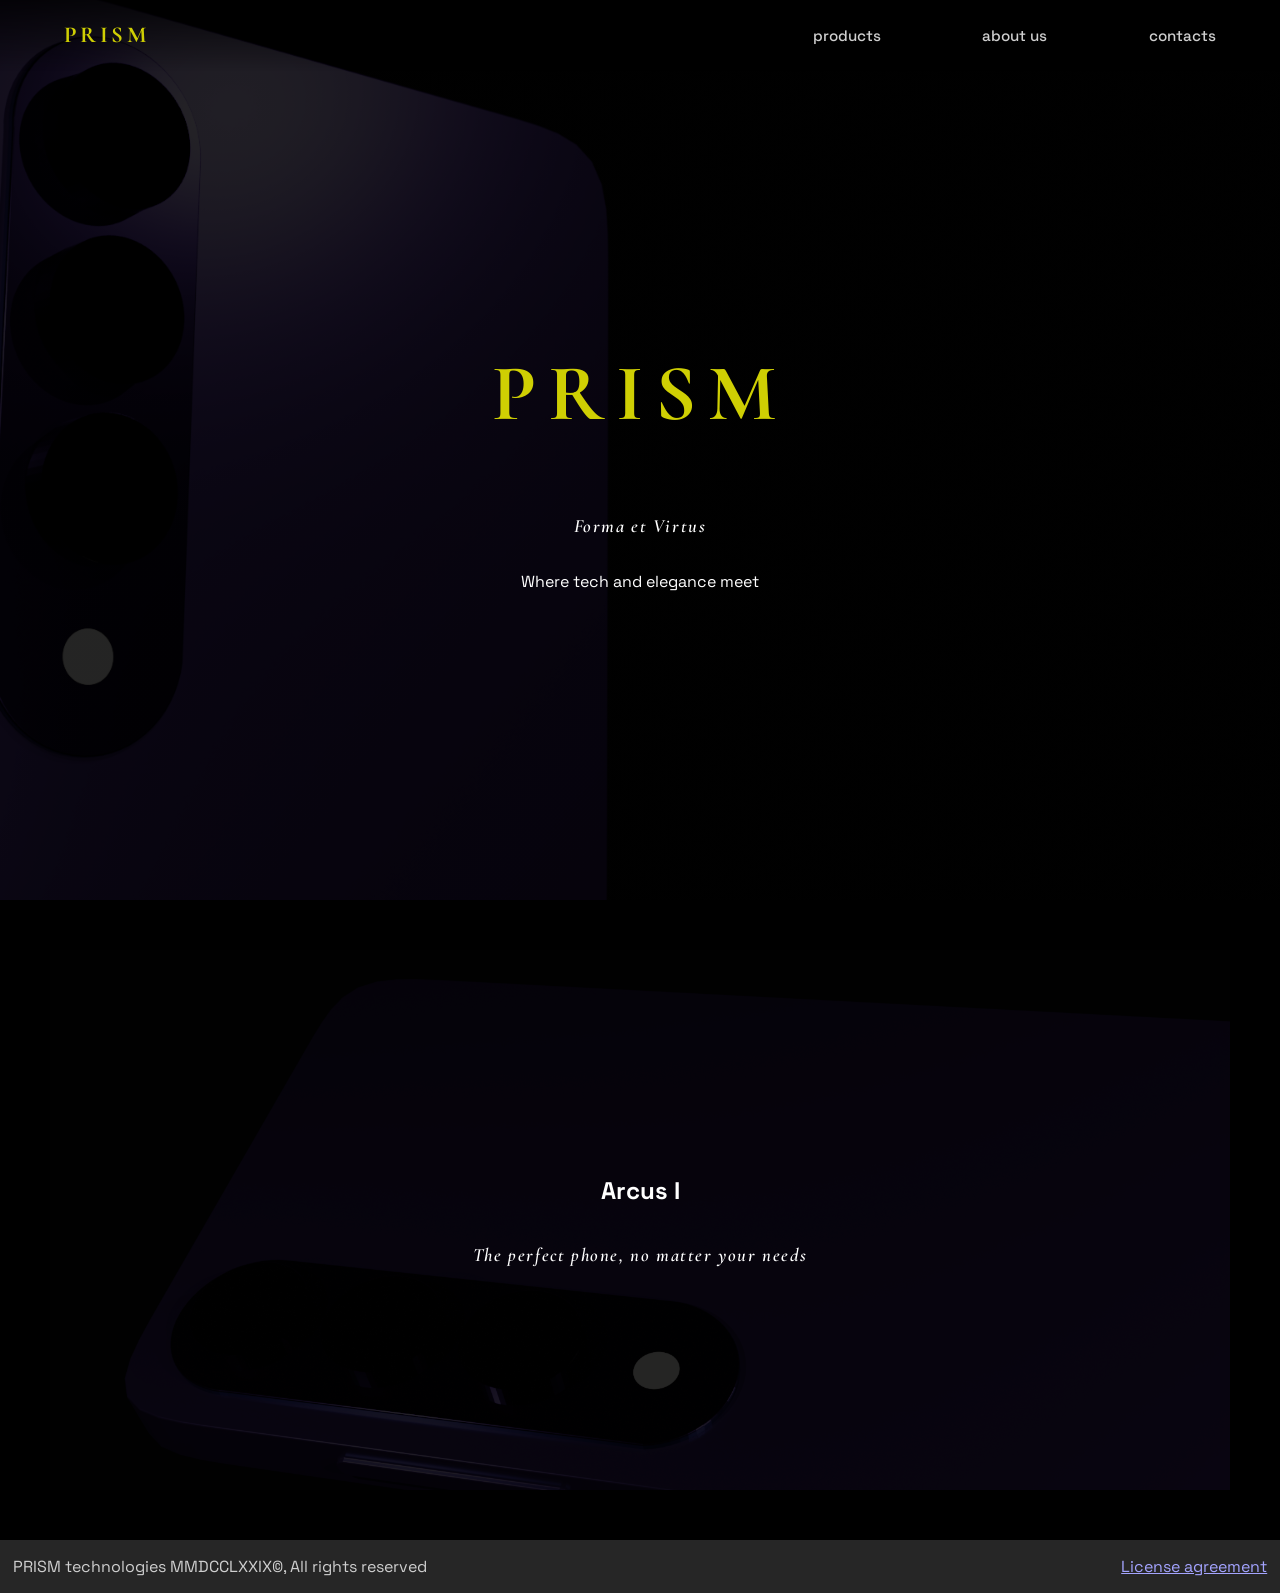
<file: index.html>
<!DOCTYPE html>
<html lang="">

<head>
	<meta charset="utf-8">
	<title>PRISM | Home</title>
	<link rel="preconnect" href="https://fonts.googleapis.com">
	<link rel="preconnect" href="https://fonts.gstatic.com" crossorigin>
	<link
		href="https://fonts.googleapis.com/css2?family=Cormorant+Garamond:ital,wght@0,500;0,700;1,400&family=Space+Grotesk:wght@400;500&family=Space+Mono&display=swap"
		rel="stylesheet">
	<link rel="stylesheet" href="style.css">
</head>

<body>
	<nav>
		<a href="index.html">
			<h1>PRISM</h1>
		</a>
		<div>
			<a href="products/productgrid.html">products</a>
			<a href="html/about.html">about us</a>
			<a href="html/contacts.html">contacts</a>
		</div>
	</nav>
	<header id="headerhome">
		<h1>PRISM</h1>
		<h3>Forma et Virtus</h3>
		<p>Where tech and elegance meet</p>
	</header>
	<main>
		<section class="product" id="arcus" onclick="window.location.href='products/arcusI.html'">
			<h2>Arcus I</h2>
			<h3>The perfect phone, no matter your needs</h3>
		</section>
	</main>
	<footer>
		<div class="footer_l">
			<span>PRISM technologies MMDCCLXXIX©,
				All rights reserved</span>
		</div>
		<div class="footer_r">
			<p><a href="html/license.html">License agreement</a></p>
		</div>
	</footer>
</body>

</html>
</file>
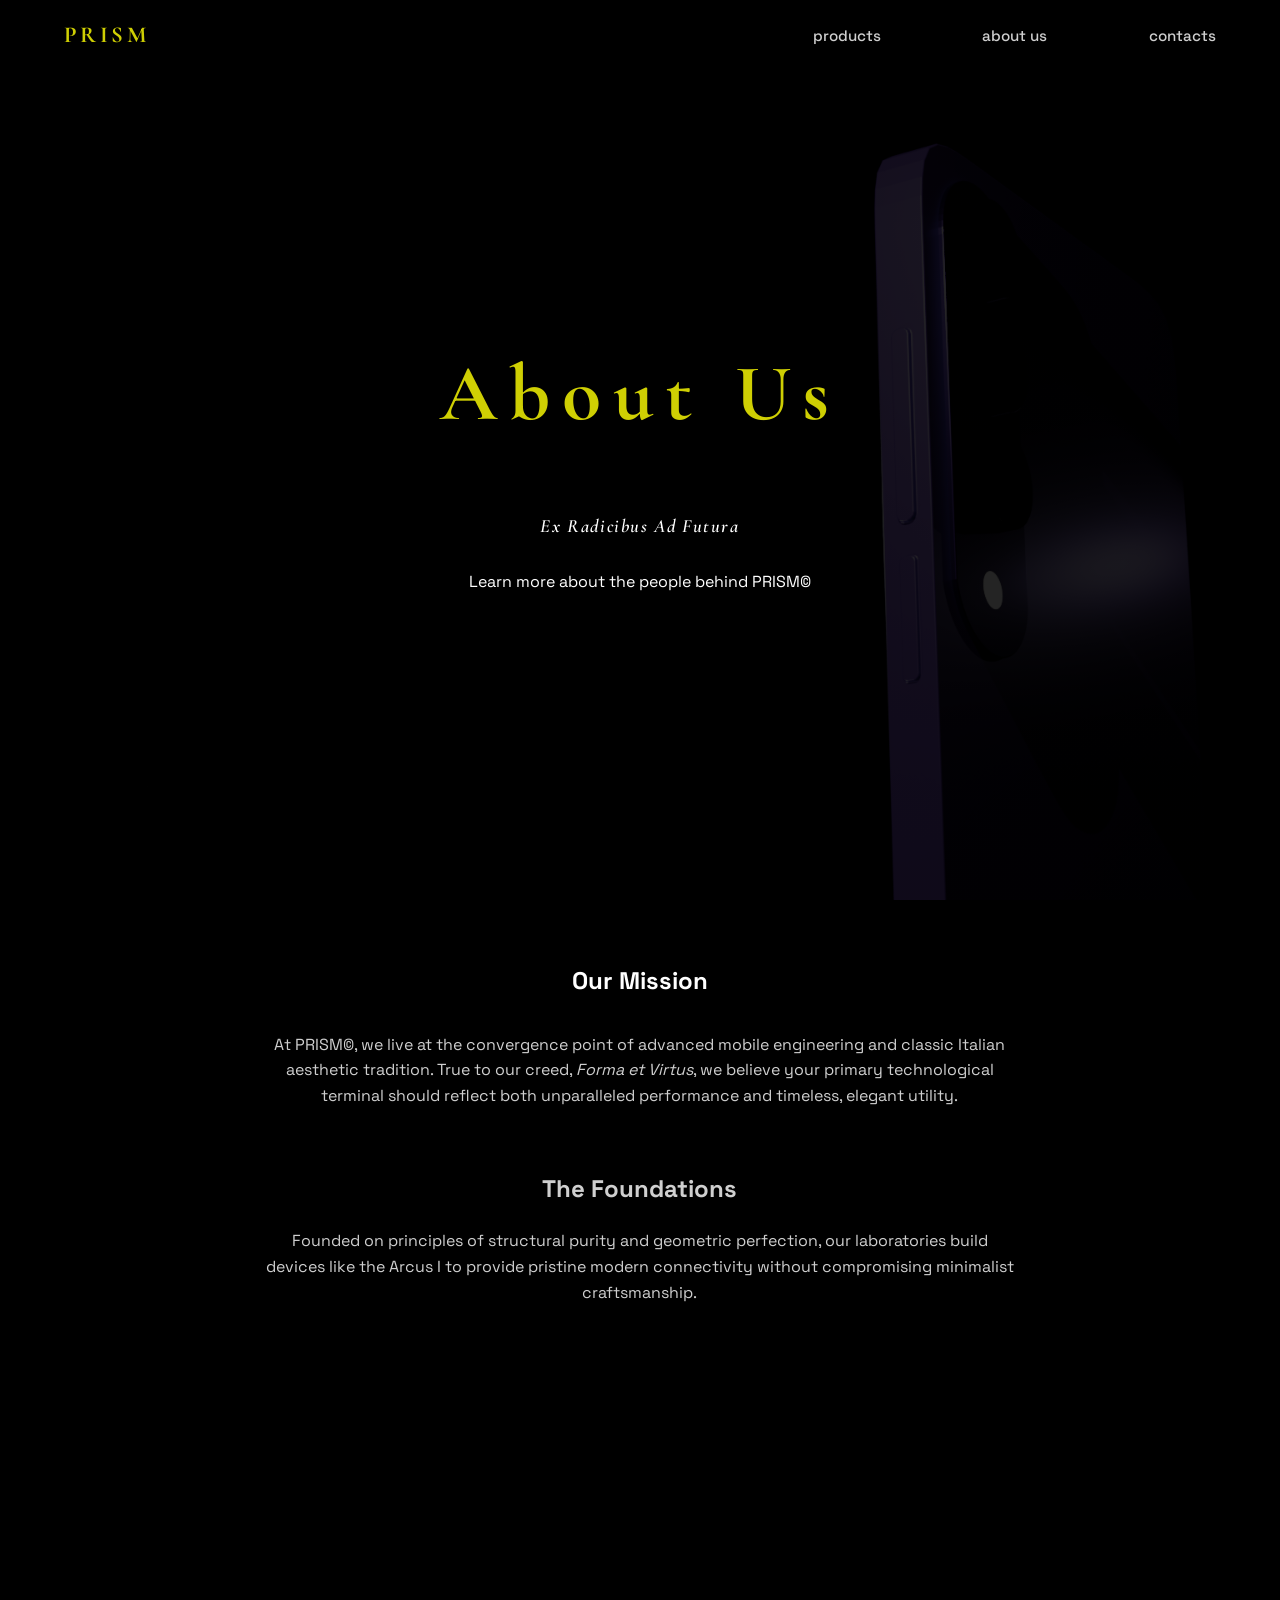
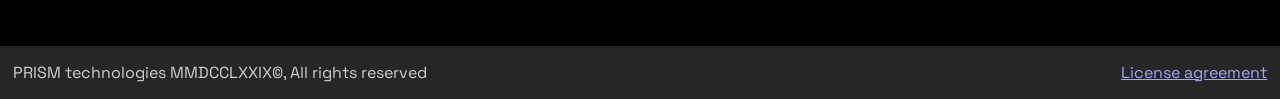
<file: html/about.html>
<!DOCTYPE html>
<html lang="en">

<head>
  <meta charset="utf-8">
  <title>PRISM | About Us</title>
  <link rel="stylesheet" href="../style.css">
  <link rel="preconnect" href="https://fonts.googleapis.com">
  <link rel="preconnect" href="https://fonts.gstatic.com" crossorigin>
  <link
    href="https://fonts.googleapis.com/css2?family=Cormorant+Garamond:ital,wght@0,500;0,700;1,400&family=Space+Grotesk:wght@400;500&family=Space+Mono&display=swap"
    rel="stylesheet">
</head>

<body>
  <nav>
    <a href="../index.html">
      <h1>PRISM</h1>
    </a>
    <div>
      <a href="../products/productgrid.html">products</a>
      <a href="../html/about.html">about us</a>
      <a href="../html/contacts.html">contacts</a>
    </div>
  </nav>
  <header id="headerabout">
    <h1>About Us</h1>
    <h3>Ex Radicibus Ad Futura</h3>
    <p>Learn more about the people behind PRISM©</p>
  </header>
  <main>
    <section class="contacts">
      <h2>Our Mission</h2>
      <div
        style="max-width: 60%; margin: 0 auto; font-family: 'Space Grotesk', sans-serif; text-align: center; line-height: 1.6; color: var(--prism-white);">
        <p>At PRISM©, we live at the convergence point of advanced mobile engineering and classic Italian aesthetic
          tradition. True to our creed, <em>Forma et Virtus</em>, we believe your primary technological terminal should
          reflect both unparalleled performance and timeless, elegant utility.</p>
        <br>
        <h2>The Foundations</h2>
        <p>Founded on principles of structural purity and geometric perfection, our laboratories build devices like the
          Arcus I to provide pristine modern connectivity without compromising minimalist craftsmanship.</p>
      </div>
    </section>
  </main>
  <footer>
    <div class="footer_l">
      <span>PRISM technologies MMDCCLXXIX©,
        All rights reserved</span>
    </div>
    <div class="footer_r">
      <p><a href="license.html">License agreement</a></p>
    </div>
  </footer>
</body>

</html>
</file>
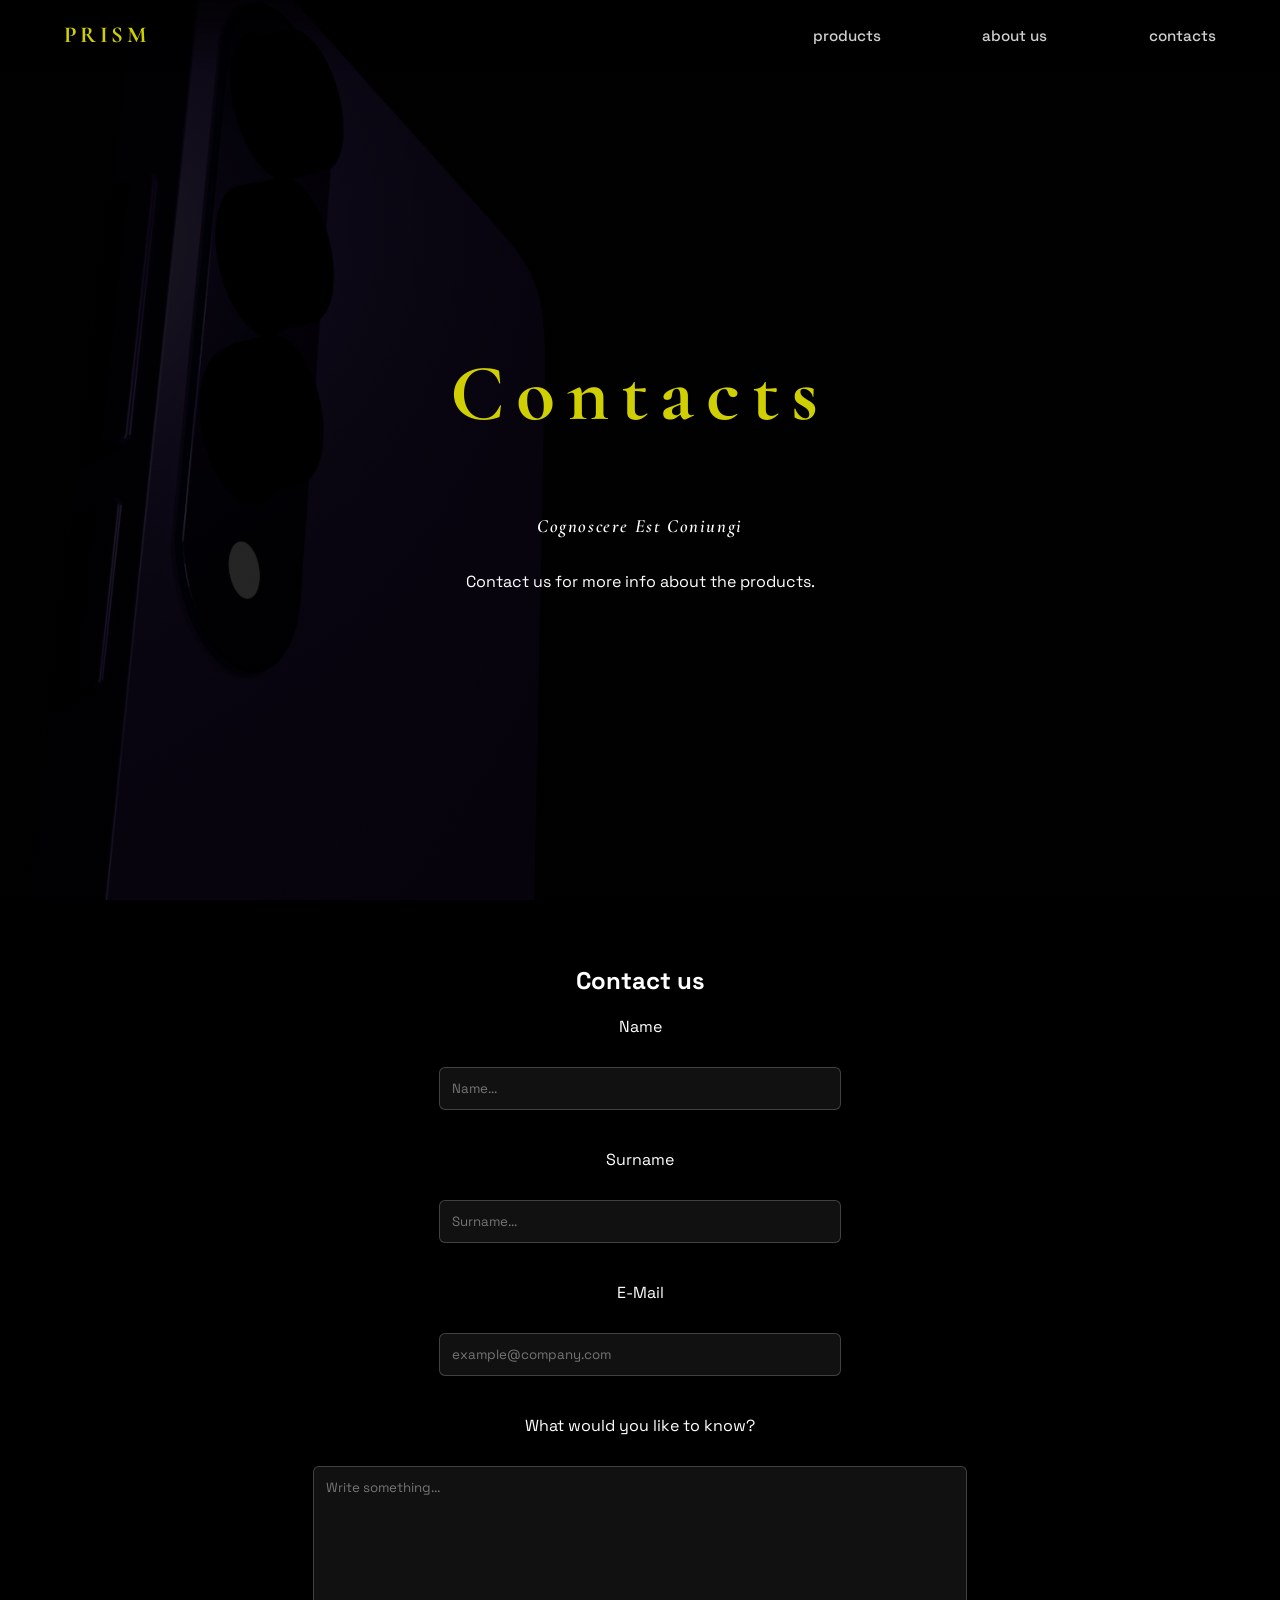
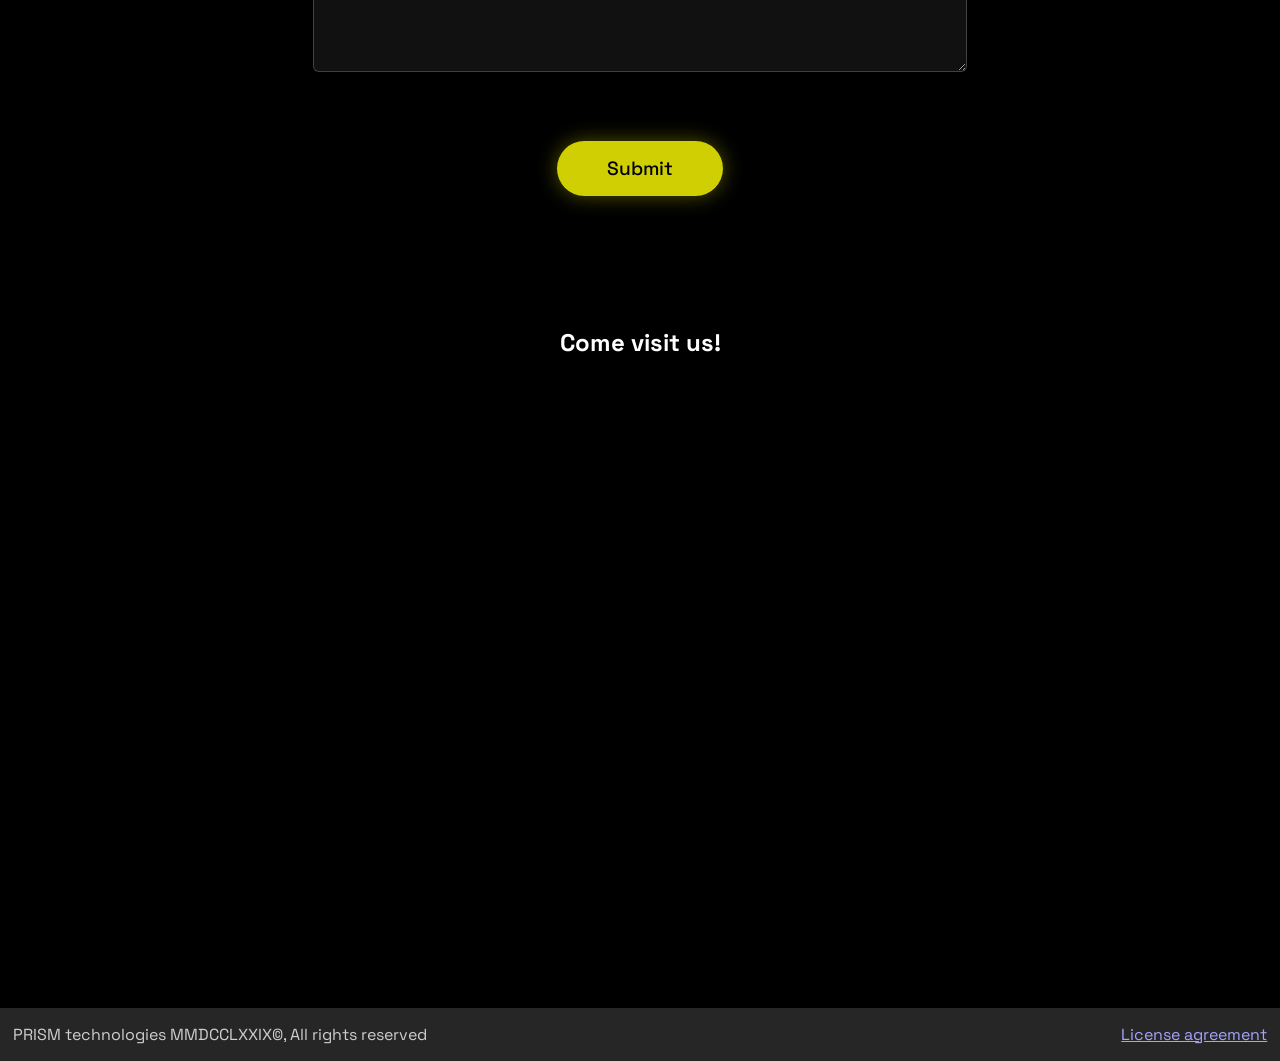
<file: html/contacts.html>
<!DOCTYPE html>
<html lang="en">

<head>
  <meta charset="utf-8">
  <title>PRISM | Contacts</title>
  <link rel="preconnect" href="https://fonts.googleapis.com">
  <link rel="preconnect" href="https://fonts.gstatic.com" crossorigin>
  <link
    href="https://fonts.googleapis.com/css2?family=Cormorant+Garamond:ital,wght@0,500;0,700;1,400&family=Space+Grotesk:wght@400;500&family=Space+Mono&display=swap"
    rel="stylesheet">
  <link rel="stylesheet" href="../style.css">
</head>

<body>
  <nav>
    <a href="../index.html">
      <h1>PRISM</h1>
    </a>
    <div>
      <a href="../products/productgrid.html">products</a>
      <a href="../html/about.html">about us</a>
      <a href="../html/contacts.html">contacts</a>
    </div>
  </nav>
  <header id="headercontacts">
    <h1>Contacts</h1>
    <h3>Cognoscere Est Coniungi</h3>
    <p>Contact us for more info about the products.</p>
  </header>
  <main>
    <section class="contacts">
      <h2>Contact us</h2>
      <form>
        <label for="name">Name</label><br>
        <input type="text" id="name" name="name" placeholder="Name..."><br>
        <label for="surname">Surname</label><br>
        <input type="text" id="surname" name="surname" placeholder="Surname..."><br>
        <label for="email">E-Mail</label><br>
        <input type="email" id="email" name="email" placeholder="example@company.com"><br>
        <label for="content">What would you like to know?</label><br>
        <textarea type="text" id="content" name="content" placeholder="Write something...""></textarea><br>
            <button>Submit</button><br>
        </form>
        <h2>Come visit us!</h2>
        <div><iframe frameborder=" 0" scrolling="no" marginheight="0" marginwidth="0"
          style="border:0; width: 100%; height: 95%; " allowfullscreen=""
          src="https://www.google.com/maps/embed/v1/place?key=AIzaSyBVizdQeh3udy11xDc5Ao2YStR2gLc-rfc&amp;q=Gran%20michele&amp;maptype=roadmap&amp;zoom=14"><a href="https://www.maps.ie/create-google-map/">Embed Google Street View map</a></iframe></div>
      </section>
    </main>
    <footer>
      <div class="footer_l"> 
        <span>PRISM technologies MMDCCLXXIX©,
        All rights reserved</span>
      </div>
      <div class="footer_r">
        <p><a href="license.html">License agreement</a></p>
      </div>
    </footer>
  </body>
</html>
</file>
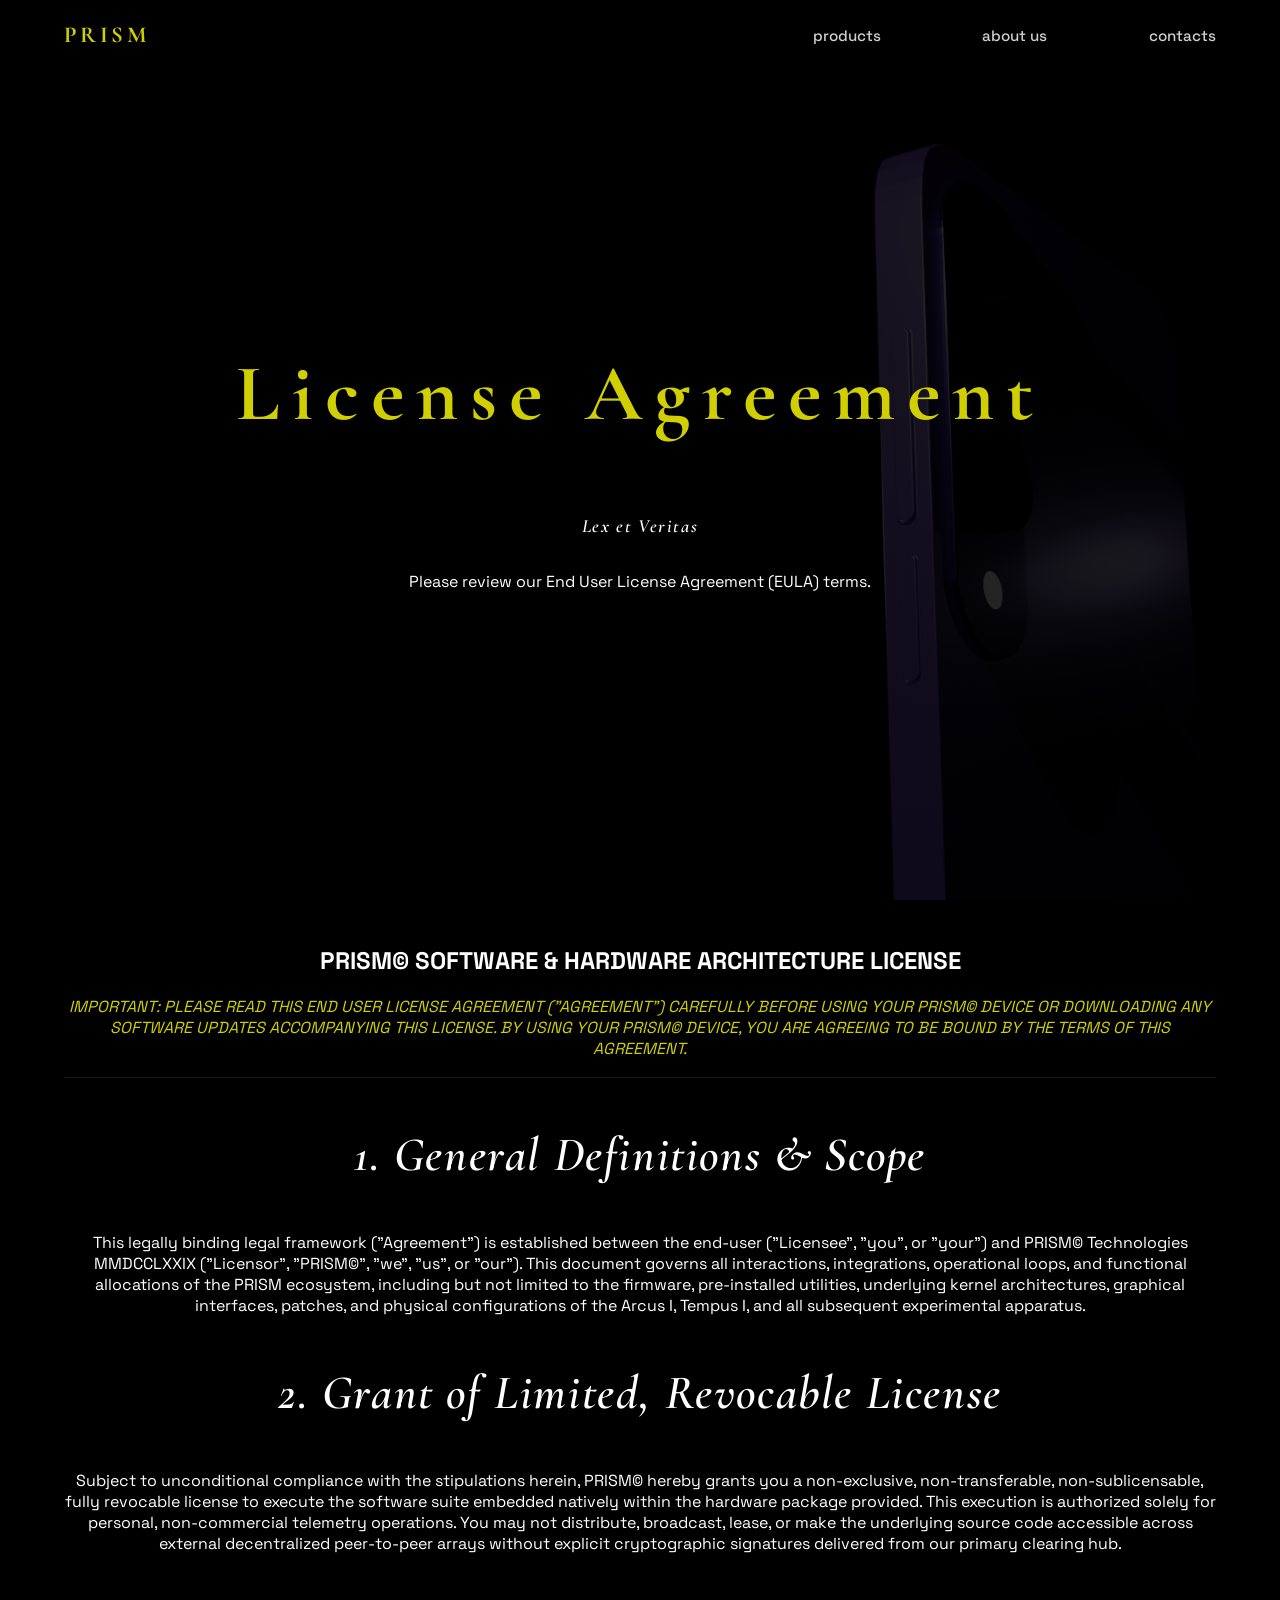
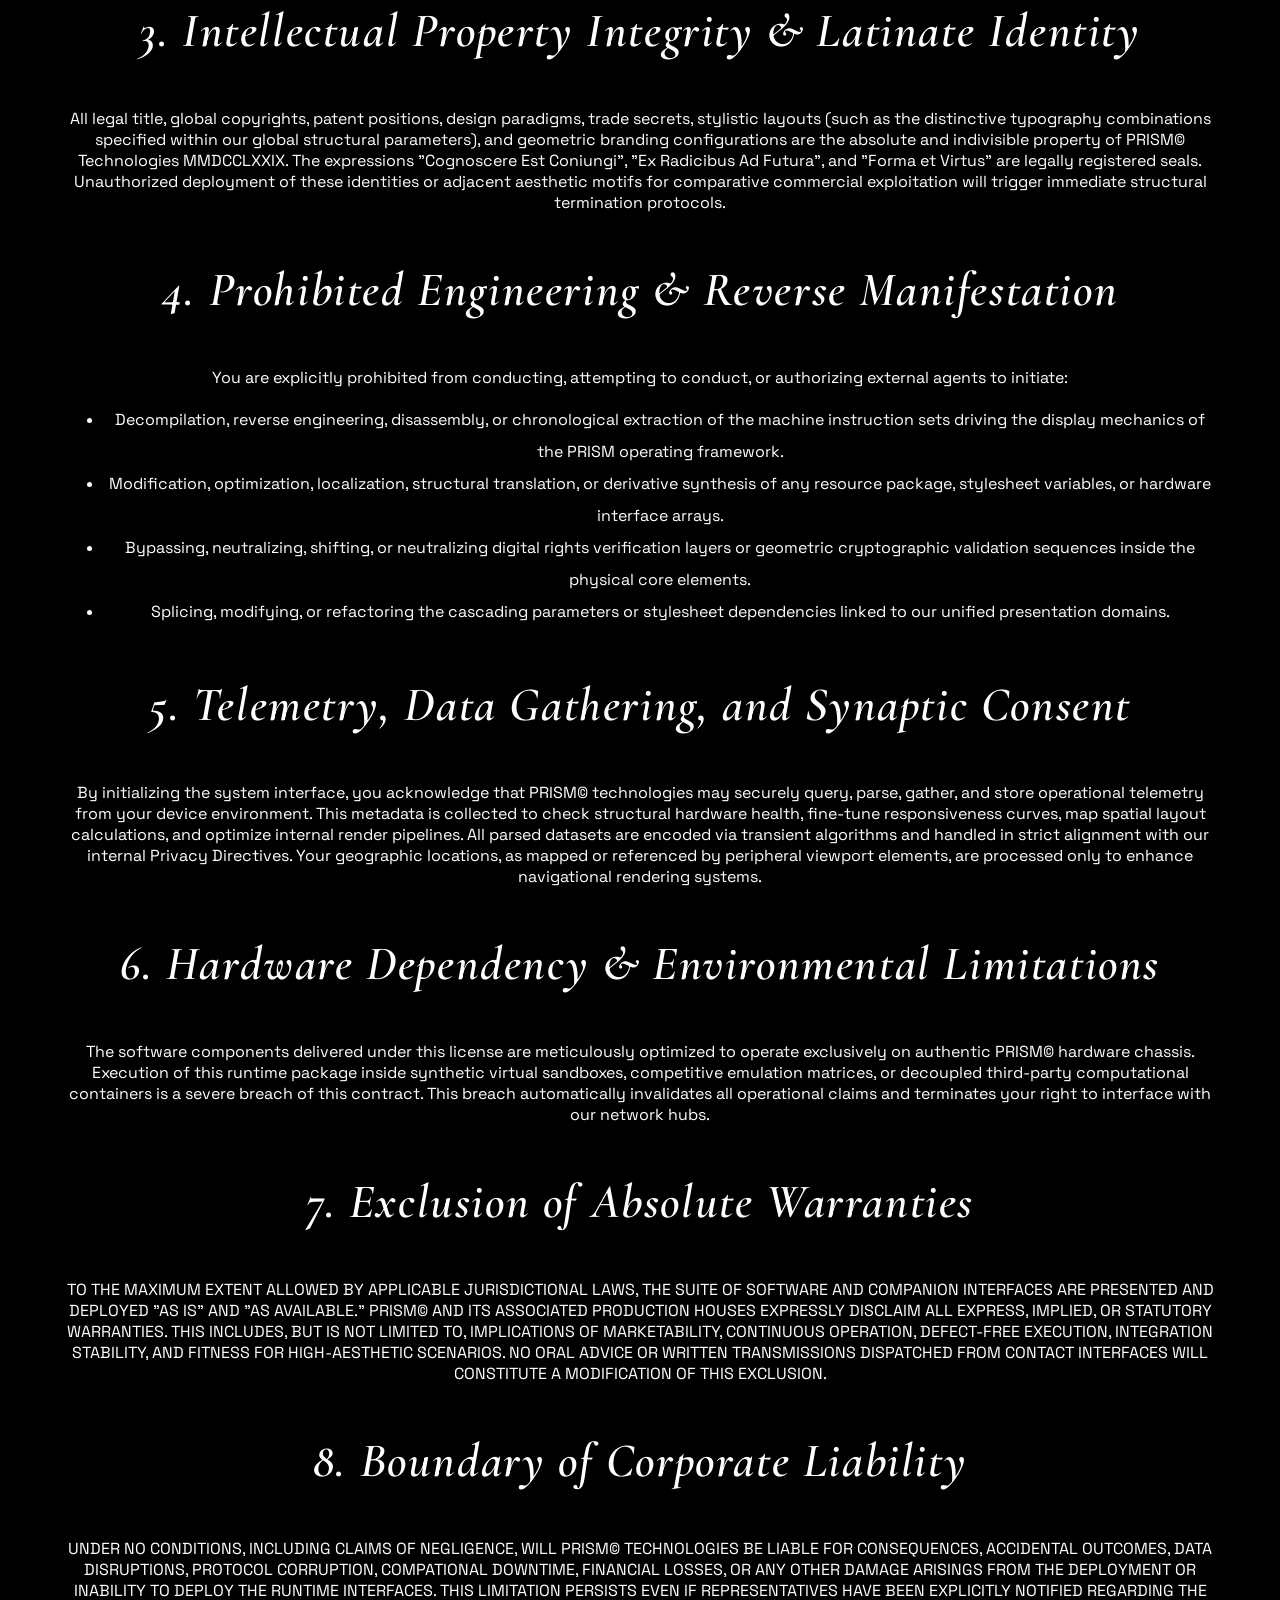
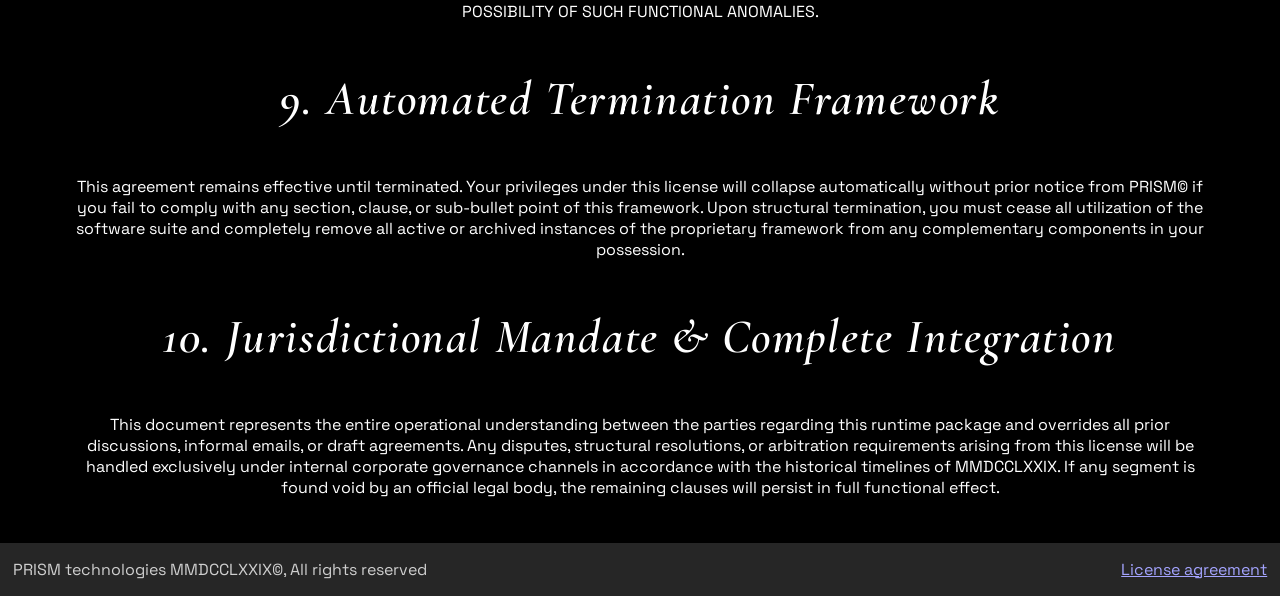
<file: html/license.html>
<!DOCTYPE html>
<html lang="en">

<head>
  <meta charset="utf-8">
  <title>PRISM | License</title>
  <link rel="stylesheet" href="../style.css">
  <link rel="preconnect" href="https://fonts.googleapis.com">
  <link rel="preconnect" href="https://fonts.gstatic.com" crossorigin>
  <link
    href="https://fonts.googleapis.com/css2?family=Cormorant+Garamond:ital,wght@0,500;0,700;1,400&family=Space+Grotesk:wght@400;500&family=Space+Mono&display=swap"
    rel="stylesheet">
</head>

<body>
  <nav>
    <a href="../index.html">
      <h1>PRISM</h1>
    </a>
    <div>
      <a href="../products/productgrid.html">products</a>
      <a href="../html/about.html">about us</a>
      <a href="../html/contacts.html">contacts</a>
    </div>
  </nav>
  <header id="headerabout">
    <h1>License Agreement</h1>
    <h3>Lex et Veritas</h3>
    <p>Please review our End User License Agreement (EULA) terms.</p>
  </header>
  <main>
    <section class="license">
      <h2>PRISM© SOFTWARE & HARDWARE ARCHITECTURE LICENSE</h2>
      <div>
        <p
          style="font-style: italic; color: var(--prism-color); border-bottom: 1px solid rgba(255,255,255,0.1); padding-bottom: 2vh;">
          IMPORTANT: PLEASE READ THIS END USER LICENSE AGREEMENT ("AGREEMENT") CAREFULLY BEFORE USING YOUR PRISM© DEVICE
          OR DOWNLOADING ANY SOFTWARE UPDATES ACCOMPANYING THIS LICENSE. BY USING YOUR PRISM© DEVICE, YOU ARE AGREEING
          TO BE BOUND BY THE TERMS OF THIS AGREEMENT.
        </p>

        <h3>1. General Definitions & Scope</h3>
        <p>
          This legally binding legal framework ("Agreement") is established between the end-user ("Licensee", "you", or
          "your") and PRISM© Technologies MMDCCLXXIX ("Licensor", "PRISM©", "we", "us", or "our"). This document governs
          all interactions, integrations, operational loops, and functional allocations of the PRISM ecosystem,
          including but not limited to the firmware, pre-installed utilities, underlying kernel architectures, graphical
          interfaces, patches, and physical configurations of the Arcus I, Tempus I, and all subsequent experimental
          apparatus.
        </p>

        <h3>2. Grant of Limited, Revocable License</h3>
        <p>
          Subject to unconditional compliance with the stipulations herein, PRISM© hereby grants you a non-exclusive,
          non-transferable, non-sublicensable, fully revocable license to execute the software suite embedded natively
          within the hardware package provided. This execution is authorized solely for personal, non-commercial
          telemetry operations. You may not distribute, broadcast, lease, or make the underlying source code accessible
          across external decentralized peer-to-peer arrays without explicit cryptographic signatures delivered from our
          primary clearing hub.
        </p>

        <h3>3. Intellectual Property Integrity & Latinate Identity</h3>
        <p>
          All legal title, global copyrights, patent positions, design paradigms, trade secrets, stylistic layouts (such
          as the distinctive typography combinations specified within our global structural parameters), and geometric
          branding configurations are the absolute and indivisible property of PRISM© Technologies MMDCCLXXIX. The
          expressions "Cognoscere Est Coniungi", "Ex Radicibus Ad Futura", and "Forma et Virtus" are legally registered
          seals. Unauthorized deployment of these identities or adjacent aesthetic motifs for comparative commercial
          exploitation will trigger immediate structural termination protocols.
        </p>

        <h3>4. Prohibited Engineering & Reverse Manifestation</h3>
        <p>
          You are explicitly prohibited from conducting, attempting to conduct, or authorizing external agents to
          initiate:
        </p>
        <ul>
          <li>Decompilation, reverse engineering, disassembly, or chronological extraction of the machine instruction
            sets driving the display mechanics of the PRISM operating framework.</li>
          <li>Modification, optimization, localization, structural translation, or derivative synthesis of any resource
            package, stylesheet variables, or hardware interface arrays.</li>
          <li>Bypassing, neutralizing, shifting, or neutralizing digital rights verification layers or geometric
            cryptographic validation sequences inside the physical core elements.</li>
          <li>Splicing, modifying, or refactoring the cascading parameters or stylesheet dependencies linked to our
            unified presentation domains.</li>
        </ul>

        <h3>5. Telemetry, Data Gathering, and Synaptic Consent</h3>
        <p>
          By initializing the system interface, you acknowledge that PRISM© technologies may securely query, parse,
          gather, and store operational telemetry from your device environment. This metadata is collected to check
          structural hardware health, fine-tune responsiveness curves, map spatial layout calculations, and optimize
          internal render pipelines. All parsed datasets are encoded via transient algorithms and handled in strict
          alignment with our internal Privacy Directives. Your geographic locations, as mapped or referenced by
          peripheral viewport elements, are processed only to enhance navigational rendering systems.
        </p>

        <h3>6. Hardware Dependency & Environmental Limitations</h3>
        <p>
          The software components delivered under this license are meticulously optimized to operate exclusively on
          authentic PRISM© hardware chassis. Execution of this runtime package inside synthetic virtual sandboxes,
          competitive emulation matrices, or decoupled third-party computational containers is a severe breach of this
          contract. This breach automatically invalidates all operational claims and terminates your right to interface
          with our network hubs.
        </p>

        <h3>7. Exclusion of Absolute Warranties</h3>
        <p>
          TO THE MAXIMUM EXTENT ALLOWED BY APPLICABLE JURISDICTIONAL LAWS, THE SUITE OF SOFTWARE AND COMPANION
          INTERFACES ARE PRESENTED AND DEPLOYED "AS IS" AND "AS AVAILABLE." PRISM© AND ITS ASSOCIATED PRODUCTION HOUSES
          EXPRESSLY DISCLAIM ALL EXPRESS, IMPLIED, OR STATUTORY WARRANTIES. THIS INCLUDES, BUT IS NOT LIMITED TO,
          IMPLICATIONS OF MARKETABILITY, CONTINUOUS OPERATION, DEFECT-FREE EXECUTION, INTEGRATION STABILITY, AND FITNESS
          FOR HIGH-AESTHETIC SCENARIOS. NO ORAL ADVICE OR WRITTEN TRANSMISSIONS DISPATCHED FROM CONTACT INTERFACES WILL
          CONSTITUTE A MODIFICATION OF THIS EXCLUSION.
        </p>

        <h3>8. Boundary of Corporate Liability</h3>
        <p>
          UNDER NO CONDITIONS, INCLUDING CLAIMS OF NEGLIGENCE, WILL PRISM© TECHNOLOGIES BE LIABLE FOR CONSEQUENCES,
          ACCIDENTAL OUTCOMES, DATA DISRUPTIONS, PROTOCOL CORRUPTION, COMPATIONAL DOWNTIME, FINANCIAL LOSSES, OR ANY
          OTHER DAMAGE ARISINGS FROM THE DEPLOYMENT OR INABILITY TO DEPLOY THE RUNTIME INTERFACES. THIS LIMITATION
          PERSISTS EVEN IF REPRESENTATIVES HAVE BEEN EXPLICITLY NOTIFIED REGARDING THE POSSIBILITY OF SUCH FUNCTIONAL
          ANOMALIES.
        </p>

        <h3>9. Automated Termination Framework</h3>
        <p>
          This agreement remains effective until terminated. Your privileges under this license will collapse
          automatically without prior notice from PRISM© if you fail to comply with any section, clause, or sub-bullet
          point of this framework. Upon structural termination, you must cease all utilization of the software suite and
          completely remove all active or archived instances of the proprietary framework from any complementary
          components in your possession.
        </p>

        <h3>10. Jurisdictional Mandate & Complete Integration</h3>
        <p>
          This document represents the entire operational understanding between the parties regarding this runtime
          package and overrides all prior discussions, informal emails, or draft agreements. Any disputes, structural
          resolutions, or arbitration requirements arising from this license will be handled exclusively under internal
          corporate governance channels in accordance with the historical timelines of MMDCCLXXIX. If any segment is
          found void by an official legal body, the remaining clauses will persist in full functional effect.
        </p>
    </section>
  </main>
  <footer>
    <div class="footer_l">
      <span>PRISM technologies MMDCCLXXIX©,
        All rights reserved</span>
    </div>
    <div class="footer_r">
      <p><a href="license.html">License agreement</a></p>
    </div>
  </footer>
</body>

</html>
</file>
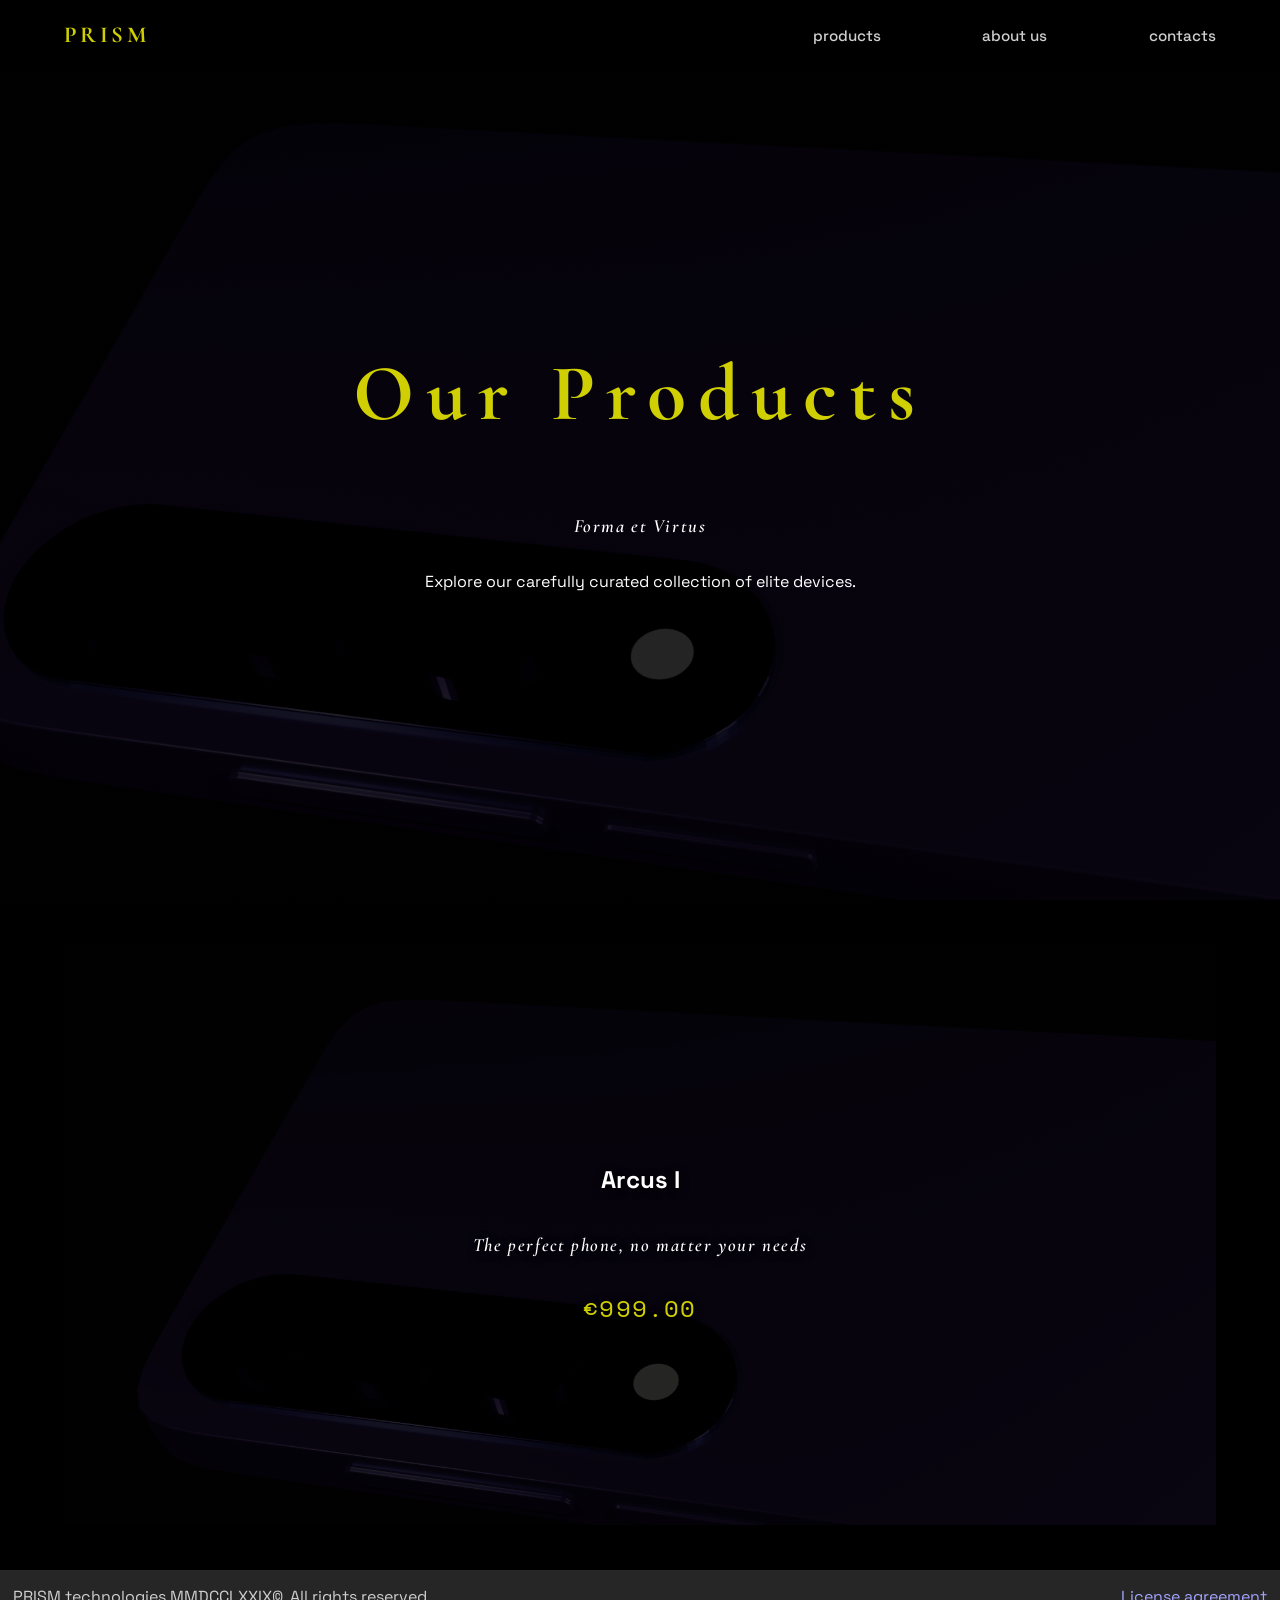
<file: products/productgrid.html>
<!DOCTYPE html>
<html lang="en">

<head>
  <meta charset="utf-8">
  <title>PRISM | Products</title>
  <link rel="preconnect" href="https://fonts.googleapis.com">
  <link rel="preconnect" href="https://fonts.gstatic.com" crossorigin>
  <link
    href="https://fonts.googleapis.com/css2?family=Cormorant+Garamond:ital,wght@0,500;0,700;1,400&family=Space+Grotesk:wght@400;500&family=Space+Mono&display=swap"
    rel="stylesheet">
  <link rel="stylesheet" href="../style.css">
</head>

<body>
  <nav>
    <a href="../index.html">
      <h1>PRISM</h1>
    </a>
    <div>
      <a href="productgrid.html">products</a>
      <a href="../html/about.html">about us</a>
      <a href="../html/contacts.html">contacts</a>
    </div>
  </nav>

  <header id="headerproducts">
    <h1>Our Products</h1>
    <h3>Forma et Virtus</h3>
    <p>Explore our carefully curated collection of elite devices.</p>
  </header>

  <main>
    <section class="product-grid">

      <div class="product" onclick="window.location.href='../products/arcusI.html'">
        <h2>Arcus I</h2>
        <h3>The perfect phone, no matter your needs</h3>
        <div class="product-price">€999.00</div>
      </div>

    </section>
  </main>

  <footer>
    <div class="footer_l">
      <span>PRISM technologies MMDCCLXXIX©,
        All rights reserved</span>
    </div>
    <div class="footer_r">
      <p><a href="../html/license.html">License agreement</a></p>
    </div>
  </footer>
</body>

</html>
</file>
<file: style.css>
/* 
 _   _ _____    _    ____  _____ ____  
| | | | ____|  / \  |  _ \| ____|  _ \ 
| |_| |  _|   / _ \ | | | |  _| | |_) |
|  _  | |___ / ___ \| |_| | |___|  _ < 
|_| |_|_____/_/   \_\____/|_____|_| \_\                                 
    _    _   _ ___ __  __    _  _____ ___ ___  _   _ 
   / \  | \ | |_ _|  \/  |  / \|_   _|_ _/ _ \| \ | |
  / _ \ |  \| || || |\/| | / _ \ | |  | | | | |  \| |
 / ___ \| |\  || || |  | |/ ___ \| |  | | |_| | |\  |
/_/   \_\_| \_|___|_|  |_/_/   \_\_| |___\___/|_| \_|
*/

@keyframes fadeInBackground {
    from {
        opacity: 0;
    }
    to {
        opacity: 1;
    }
}

@keyframes fadeInUp {
    from {
        opacity: 0;
        transform: translateY(30px);
    }
    to {
        opacity: 1;
        transform: translateY(0);
    }
}

header {
    animation-name: fadeInBackground;
    animation-duration: 1.5s;
    animation-timing-function: ease-out;
    animation-fill-mode: forwards;
    opacity: 0; 
}


header h1, 
header h3, 
header p {
    animation-name: fadeInUp;
    animation-duration: 1.2s;
    animation-timing-function: ease-in-out;
    animation-fill-mode: forwards;
    opacity: 0;
}

header h1 {
    animation-delay: 0.2s;
}

header h3 {
    animation-delay: 0.5s;
}

header p {
    animation-delay: 0.8s;
}

/* 
 ____   _    ____ _____ 
|  _ \ / \  / ___| ____|
| |_) / _ \| |  _|  _|  
|  __/ ___ \ |_| | |___ 
|_| /_/   \_\____|_____|
*/
body {
    margin: 0;
    background-color: black;
    color: white;
    font-family: 'Space Grotesk', sans-serif;
}
:root {
    --prism-color: rgb(207, 207, 3);
    --prism-white: rgb(207, 207, 207); 
}

/*
 _____ _______  _______   ____ _______   ___     _____ ____  
|_   _| ____\ \/ /_   _| / ___|_   _\ \ / / |   | ____/ ___| 
  | | |  _|  \  /  | |   \___ \ | |  \ V /| |   |  _| \___ \ 
  | | | |___ /  \  | |    ___) || |   | | | |___| |___ ___) |
  |_| |_____/_/\_\ |_|   |____/ |_|   |_| |_____|_____|____/ 
    ___      ___ _____ _   _ _____ ____  
 ( _ )    / _ \_   _| | | | ____|  _ \ 
 / _ \/\ | | | || | | |_| |  _| | |_) |
| (_>  < | |_| || | |  _  | |___|  _ < 
 \___/\/  \___/ |_| |_| |_|_____|_| \_\
*/

h1 {
    font-family: 'Cormorant Garamond', serif;
    font-weight: 700;
    color:var(--prism-color);
    letter-spacing: 0.15em;
}

h3 {
    font-family: 'Cormorant Garamond', serif;
    font-weight: 600;
    font-style: italic;
    letter-spacing: 0.1rem;
    color: white;
}


a {
    text-decoration: none;
    color: var(--prism-white);
}


button {
    margin-top: 30px;
    padding: 15px 50px;
    font-family: 'Space Grotesk', sans-serif;
    font-weight: 500;
    font-size: 1.2rem;
    background-color: var(--prism-color);
    color: black;
    border: none;
    border-radius: 30px;
    cursor: pointer;
    transition: transform 0.2s ease, background-color 0.2s ease;
    box-shadow: 0px 0px 20px rgba(207, 207, 3, 0.4);
}

button:hover {
    transform: scale(1.05);
    background-color: rgb(240, 240, 10);
}


/*
 _   _    ___     ______    _    ____  
| \ | |  / \ \   / / __ )  / \  |  _ \ 
|  \| | / _ \ \ / /|  _ \ / _ \ | |_) |
| |\  |/ ___ \ V / | |_) / ___ \|  _ < 
|_| \_/_/   \_\_/  |____/_/   \_\_| \_\
*/

nav {
    position: fixed;
    top: 0;
    left: 0;
    right: 0;
    display: flex;
    flex-direction: row;
    justify-content: space-between;
    align-items: center;
    background-image: linear-gradient(to bottom, rgba(0, 0, 0, 0.733), rgba(0, 0, 0, 0));
    padding: 1vw 5vw;
    z-index: 100;
    height: 5vh;
}
nav a {
    font-family: 'Space Grotesk', sans-serif;
    font-weight: 500;
    font-size: 0.95rem;
}

nav div {
    display: flex;
    flex-direction: row;
    justify-content: space-between;
    min-width: 35%;
}

/*   
 _   _ _____    _    ____  _____ ____   __ __  
| | | | ____|  / \  |  _ \| ____|  _ \ / /_\ \ 
| |_| |  _|   / _ \ | | | |  _| | |_) | / __| |
|  _  | |___ / ___ \| |_| | |___|  _ <| \__ \ |
|_| |_|_____/_/   \_\____/|_____|_| \_\ |___/ |
                                       \_\ /_/ 
*/
header {
    display: flex;
    flex-direction: column;
    align-items: center;
    justify-content: center;
    height: 100vh;
    position: relative;
    top: 0;

    background: linear-gradient(rgba(0, 0, 0, 0.85), rgba(0, 0, 0, 0.85)), url('img/phone3.png');
    background-size: cover;
    background-position: center;
}
header h1 {
    font-size: 5em;
}
header p {
    max-width: 40vw;
    text-align: center;
}

#headercontacts {
    
    background: linear-gradient(rgba(0, 0, 0, 0.85), rgba(0, 0, 0, 0.85)), url('img/phone31.png');
    background-size: cover;
    background-position: center;
}
#headerabout {
    background: linear-gradient(rgba(0, 0, 0, 0.85), rgba(0, 0, 0, 0.85)), url('img/phone36.png');
    background-size: cover;
    background-position: center;
}

#headerproducts {
    background: linear-gradient(rgba(0, 0, 0, 0.85), rgba(0, 0, 0, 0.85)), url('img/phone33.png');
    background-size: cover;
    background-position: center;
}

#headerarcus {
    background: linear-gradient(rgba(0, 0, 0, 0.85), rgba(0, 0, 0, 0.85)), url('img/phone37.png');
    background-size: cover;
    background-position: center;
}


/*
 ____   _    ____ _____    ____ ___  _   _ _____ _____ _   _ _____ 
|  _ \ / \  / ___| ____|  / ___/ _ \| \ | |_   _| ____| \ | |_   _|
| |_) / _ \| |  _|  _|   | |  | | | |  \| | | | |  _| |  \| | | |  
|  __/ ___ \ |_| | |___  | |__| |_| | |\  | | | | |___| |\  | | |  
|_| /_/   \_\____|_____|  \____\___/|_| \_| |_| |_____|_| \_| |_|   
*/
.product {
    display: flex;
    flex-direction: column;
    justify-content: center;
    align-items: center;
    min-height: 60vh;
    cursor: pointer;
    margin: 50px;
    
    background-image: url('img/phone33.png');
    background-size: cover;
    background-position: center;
    
    background-blend-mode: multiply;
    background-color: rgba(0, 0, 0, 0.85); 
    
    transition: transform 0.3s ease-in-out, background-color 0.3s ease-in-out;
}

.product:hover {
    transform: scale(1.05);
    
    background-color: rgba(0, 0, 0, 0.335); 
}

.license {
    margin: 5vh 0;
    text-align: center;
    padding: 0 5vw;
}
.license h3 {
    font-size: 3rem;
}
.license ul {
    line-height: 2;

}

/*
 ____  ____   ___  ____  _   _  ____ _____ ____  
|  _ \|  _ \ / _ \|  _ \| | | |/ ___|_   _/ ___| 
| |_) | |_) | | | | | | | | | | |     | | \___ \ 
|  __/|  _ <| |_| | |_| | |_| | |___  | |  ___) |
|_|   |_| \_\\___/|____/ \___/ \____| |_| |____/ 
*/



/* product grid */

.product-grid {
    display: grid;
    grid-template-columns: repeat(auto-fit, minmax(300px, 1fr));
    gap: 30px;
    padding: 5vh 5vw;
    background-color: black;
}

.product-grid .product {
    margin: 0;
    padding: 20px;
    text-align: center;
    text-shadow: 0px 2px 10px rgba(0, 0, 0, 0.9);
}

.product-price {
    font-family: 'Space Mono', monospace;
    color: var(--prism-color);
    font-size: 1.5rem;
    margin-top: 15px;
    letter-spacing: 0.05em;
}
 
/* product content */

.showcase-section {
    padding: 15vh 8vw;
    background-color: black;
    display: flex;
    flex-direction: column;
    justify-content: center;
    border-bottom: 1px solid #111;
}
.showcase-section h1 {
    font-size: 4rem;
}
    
.showcase-grid {
    display: grid;
    grid-template-columns: 1fr 1fr;
    gap: 5vw;
    align-items: center;
}

.showcase-grid p {
    color: #888;
    font-size: 1.2rem;
    line-height: 1.6;
    max-width: 500px;
}

.showcase-grid span {
        font-family: 'Space Mono', monospace;
    color: var(--prism-white);
    text-transform: uppercase;
    letter-spacing: 0.15em;
    font-size: 0.9rem;
    margin-bottom: 0;
}


.showcase-img {
    min-height: 40vh; 
    background-color: #000; 
    border-radius: 20px;
    display: flex;
    align-items: center;
    justify-content: center;
    overflow: hidden;
}

.showcase-img img {
    width: 100%;
    height: 100%;
    object-fit: cover;
}

.buy-container {
    background: linear-gradient(to bottom, #000, #161616);
    padding: 15vh 5vw;
    text-align: center;
    display: flex;
    flex-direction: column;
    align-items: center;
    justify-content: center;
}
.buy-container h1 {
    font-size: 5rem;
}
.buy-container p {
    color: #666;
}



/*
  ____ ___  _   _ _____  _    ____ _____   ___ _   _ _____ ___  
 / ___/ _ \| \ | |_   _|/ \  / ___|_   _| |_ _| \ | |  ___/ _ \ 
| |  | | | |  \| | | | / _ \| |     | |    | ||  \| | |_ | | | |
| |__| |_| | |\  | | |/ ___ \ |___  | |    | || |\  |  _|| |_| |
 \____\___/|_| \_| |_/_/   \_\____| |_|   |___|_| \_|_|   \___/  
*/


.contacts {
    display: flex;
    flex-direction: column;
    justify-content: center;
    align-items: center;
    padding: 5vh 1vw 20vh 1vw;

}
.contacts div {
    width: 100%;
    min-height: 50vh;
}

form {
    padding-bottom: 10vh;
    display: flex;
    flex-direction: column;
    justify-content: space-evenly;
    align-items: center;
    width: 100%;

}

form input, textarea{
    width: 30%;
    margin-bottom: 2vh;
    border-radius: 6px;
    padding: 12px;
    border: 1px solid rgba(255, 255, 255, 0.2);
    background-color: #111;
    color: white;
    font-family: 'Space Grotesk', sans-serif;
    margin-top: 1vh;
}


#content {
    min-height: 20vh;
    min-width: 50%;
}

/*
_____ ___   ___ _____ _____ ____  
|  ___/ _ \ / _ \_   _| ____|  _ \ 
| |_ | | | | | | || | |  _| | |_) |
|  _|| |_| | |_| || | | |___|  _ < 
|_|   \___/ \___/ |_| |_____|_| \_\
*/
footer {
    display: flex;
    flex-direction: row;
    justify-content: space-between;
    align-items: center;
    background-color: rgb(38, 38, 38);
    color: var(--prism-white);
    padding: 0 1vw;

}

footer a {
    text-decoration: underline;
    color: rgb(164, 164, 255);
}
footer div {
    display: flex;
    flex-direction: column;
    justify-content: space-evenly;
    
}

.footer_l {
    text-align: center;
}
.footer_r {
    text-align: center;
}

/*
 __  __  ___  ____ ___ _     _____ 
|  \/  |/ _ \| __ )_ _| |   | ____|
| |\/| | | | |  _ \| || |   |  _|  
| |  | | |_| | |_) | || |___| |___ 
|_|  |_|\___/|____/___|_____|_____|
*/

@media screen and (max-width: 1000px) {
    nav {
        flex-direction: column;
        height: auto;
        padding: 15px 5vw;
        background-image: linear-gradient(to bottom, rgba(0, 0, 0, 0.95), rgba(0, 0, 0, 0));
    }

    nav div {
        flex-direction: column;
        align-items: center;
        gap: 12px;
        margin-top: 15px;
        width: 100%;
    }

    nav h1 {
        font-size: 2.5rem;
    }

    header h1,
    .buy-container h1 {
        font-size: 6rem;
        text-align: center;
    }
    header h3, h2 {
        font-size: 4rem;
    }

    header p {
        max-width: 85vw;
        font-size: 3rem;
    }

    .product {
        font-size: 2rem;
    }

    button {
        font-size: 2rem;
        height: 5vh;
        width: 30vw;
    }
    
    input,
    label,
    textarea {
        font-size: 3rem;
    }
    .contacts div {
        height: 50vh;
    }

    p, ul {
        font-size: 2rem;
    }
    
    .showcase-section span,
    .showcase-section h3 {
        font-size: 2.5rem;
    }

    .showcase-section h1 {
        font-size: 4rem;
    }

    .showcase-section p {
        font-size: 2rem;
    }

    .showcase-section {
        padding-top: 5vh 2vh;
        padding-bottom: 0;
    }

    .showcase-grid {
        grid-template-columns: 1fr;
    }

    #content {
        min-width: 85%;
    }

    footer {
        flex-direction: column;
        padding: 20px 5vw;
        text-align: center;
    }

}
</file>
